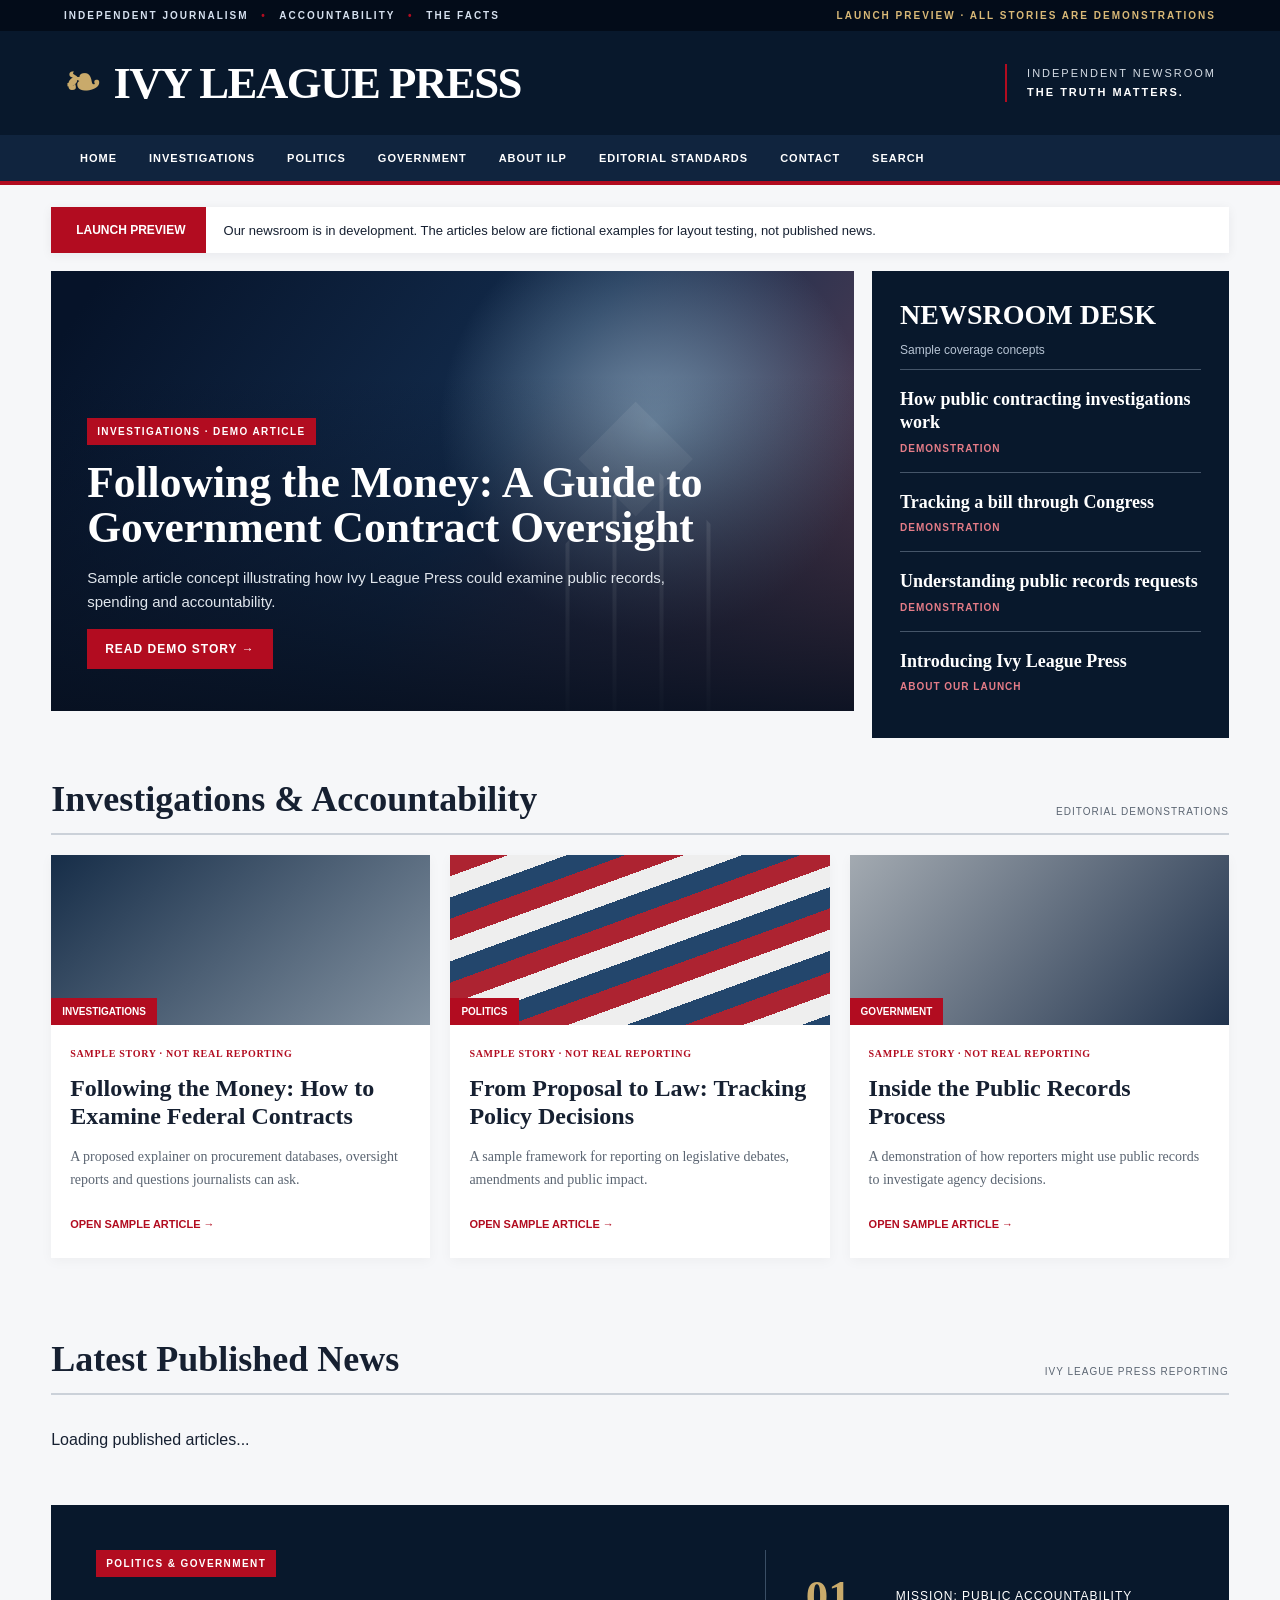
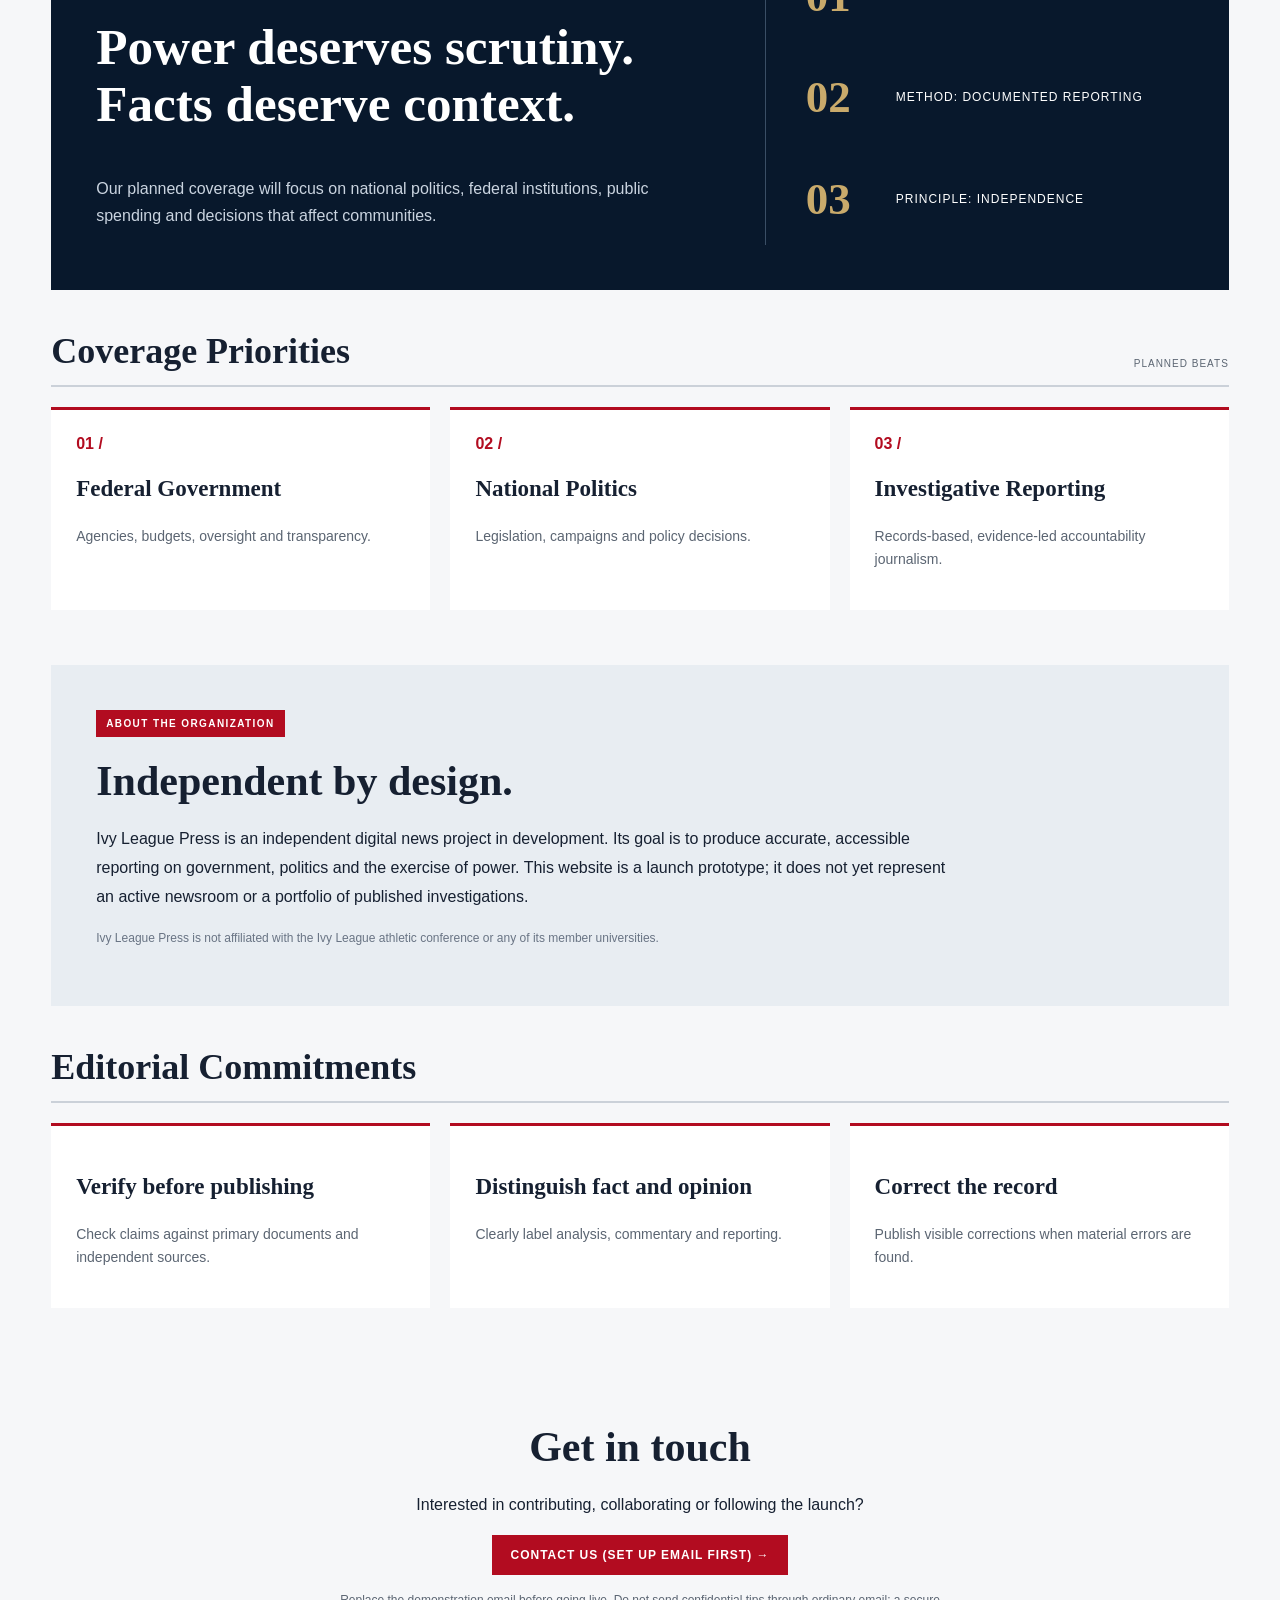
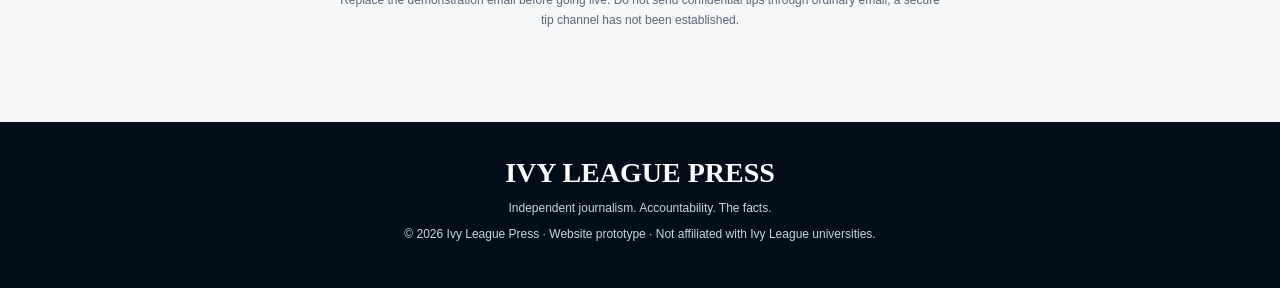
<file: index.html>
<!doctype html><html lang="en"><head><meta charset="utf-8"><meta name="viewport" content="width=device-width,initial-scale=1"><meta name="description" content="Ivy League Press — an independent digital newsroom in development covering politics, government and investigations."><title>Ivy League Press | Independent Journalism</title><link rel="stylesheet" href="styles.css">
<link rel="stylesheet" href="pages.css"></head><body><div class="utility">INDEPENDENT JOURNALISM <span>•</span> ACCOUNTABILITY <span>•</span> THE FACTS <span class="utility-right">LAUNCH PREVIEW · ALL STORIES ARE DEMONSTRATIONS</span></div><header><a class="brand" href="index.html"><span class="crest">❧</span><span>IVY LEAGUE <b>PRESS</b></span></a><div class="brand-right">INDEPENDENT NEWSROOM<br><strong>THE TRUTH MATTERS.</strong></div><button class="menu" id="menu" aria-label="Toggle navigation">☰</button></header><nav id="nav"><a href="index.html">HOME</a><a href="section.html?category=Investigations">INVESTIGATIONS</a><a href="section.html?category=Politics">POLITICS</a><a href="section.html?category=Government">GOVERNMENT</a><a href="about.html">ABOUT ILP</a><a href="standards.html">EDITORIAL STANDARDS</a><a href="contact.html">CONTACT</a><a href="search.html">SEARCH</a></nav><main id="home"><div class="notice"><strong>LAUNCH PREVIEW</strong><span>Our newsroom is in development. The articles below are fictional examples for layout testing, not published news.</span></div><div class="top-grid"><article class="hero"><div class="hero-art"><div class="capitol">◆</div><div class="hero-overlay"><span class="eyebrow">INVESTIGATIONS · DEMO ARTICLE</span><h1>Following the Money: A Guide to Government Contract Oversight</h1><p>Sample article concept illustrating how Ivy League Press could examine public records, spending and accountability.</p><a class="button" href="#article-contracts">READ DEMO STORY →</a></div></div></article><aside class="latest"><h2>NEWSROOM DESK</h2><p class="aside-intro">Sample coverage concepts</p><a href="#article-contracts">How public contracting investigations work <small>DEMONSTRATION</small></a><a href="#article-policy">Tracking a bill through Congress <small>DEMONSTRATION</small></a><a href="#article-records">Understanding public records requests <small>DEMONSTRATION</small></a><a href="#about">Introducing Ivy League Press <small>ABOUT OUR LAUNCH</small></a></aside></div><section id="investigations" class="section"><div class="section-heading"><h2>Investigations & Accountability</h2><span>EDITORIAL DEMONSTRATIONS</span></div><div class="cards"><article class="story" id="article-contracts"><div class="thumb thumb-one"><span>INVESTIGATIONS</span></div><div class="story-body"><div class="demo">SAMPLE STORY · NOT REAL REPORTING</div><h3>Following the Money: How to Examine Federal Contracts</h3><p>A proposed explainer on procurement databases, oversight reports and questions journalists can ask.</p><button class="read" data-story="contracts">OPEN SAMPLE ARTICLE →</button></div></article><article class="story" id="article-policy"><div class="thumb thumb-two"><span>POLITICS</span></div><div class="story-body"><div class="demo">SAMPLE STORY · NOT REAL REPORTING</div><h3>From Proposal to Law: Tracking Policy Decisions</h3><p>A sample framework for reporting on legislative debates, amendments and public impact.</p><button class="read" data-story="policy">OPEN SAMPLE ARTICLE →</button></div></article><article class="story" id="article-records"><div class="thumb thumb-three"><span>GOVERNMENT</span></div><div class="story-body"><div class="demo">SAMPLE STORY · NOT REAL REPORTING</div><h3>Inside the Public Records Process</h3><p>A demonstration of how reporters might use public records to investigate agency decisions.</p><button class="read" data-story="records">OPEN SAMPLE ARTICLE →</button></div></article></div></section><section id="published-news" class="section">
  <div class="section-heading">
    <h2>Latest Published News</h2>
    <span>IVY LEAGUE PRESS REPORTING</span>
  </div>

  <div id="published-articles" class="cards">
    <p>Loading published articles...</p>
  </div>
</section><section id="politics" class="feature"><div><span class="eyebrow">POLITICS & GOVERNMENT</span><h2>Power deserves scrutiny.<br>Facts deserve context.</h2><p>Our planned coverage will focus on national politics, federal institutions, public spending and decisions that affect communities.</p></div><div class="feature-stat"><strong>01</strong><span>MISSION: PUBLIC ACCOUNTABILITY</span><strong>02</strong><span>METHOD: DOCUMENTED REPORTING</span><strong>03</strong><span>PRINCIPLE: INDEPENDENCE</span></div></section><section id="government" class="section"><div class="section-heading"><h2>Coverage Priorities</h2><span>PLANNED BEATS</span></div><div class="beats"><div><b>01 /</b><h3>Federal Government</h3><p>Agencies, budgets, oversight and transparency.</p></div><div><b>02 /</b><h3>National Politics</h3><p>Legislation, campaigns and policy decisions.</p></div><div><b>03 /</b><h3>Investigative Reporting</h3><p>Records-based, evidence-led accountability journalism.</p></div></div></section><section id="about" class="about"><span class="eyebrow">ABOUT THE ORGANIZATION</span><h2>Independent by design.</h2><p>Ivy League Press is an independent digital news project in development. Its goal is to produce accurate, accessible reporting on government, politics and the exercise of power. This website is a launch prototype; it does not yet represent an active newsroom or a portfolio of published investigations.</p><p class="disclaimer">Ivy League Press is not affiliated with the Ivy League athletic conference or any of its member universities.</p></section><section id="standards" class="section"><div class="section-heading"><h2>Editorial Commitments</h2></div><div class="beats"><div><h3>Verify before publishing</h3><p>Check claims against primary documents and independent sources.</p></div><div><h3>Distinguish fact and opinion</h3><p>Clearly label analysis, commentary and reporting.</p></div><div><h3>Correct the record</h3><p>Publish visible corrections when material errors are found.</p></div></div></section><section id="contact" class="contact"><h2>Get in touch</h2><p>Interested in contributing, collaborating or following the launch?</p><a href="mailto:hello@example.com?subject=Ivy%20League%20Press%20Inquiry" class="button">CONTACT US (SET UP EMAIL FIRST) →</a><p class="small">Replace the demonstration email before going live. Do not send confidential tips through ordinary email; a secure tip channel has not been established.</p></section></main><footer><div class="footer-brand">IVY LEAGUE PRESS</div><p>Independent journalism. Accountability. The facts.</p><p>© <span id="year"></span> Ivy League Press · Website prototype · Not affiliated with Ivy League universities.</p></footer><dialog id="storyDialog"><button class="close" id="closeDialog" aria-label="Close">×</button><span class="eyebrow">DEMONSTRATION ARTICLE — NOT PUBLISHED NEWS</span><h2 id="dialogTitle"></h2><p id="dialogText"></p><p class="disclaimer">This content is a hypothetical reporting outline only. It does not allege misconduct by any real person or organization.</p></dialog><script src="script.js"></script>
<script src="pages.js"></script>
<script src="navigation.js"></script> <script type="module" src="published-news.js"></script>
</body></html>
</file>
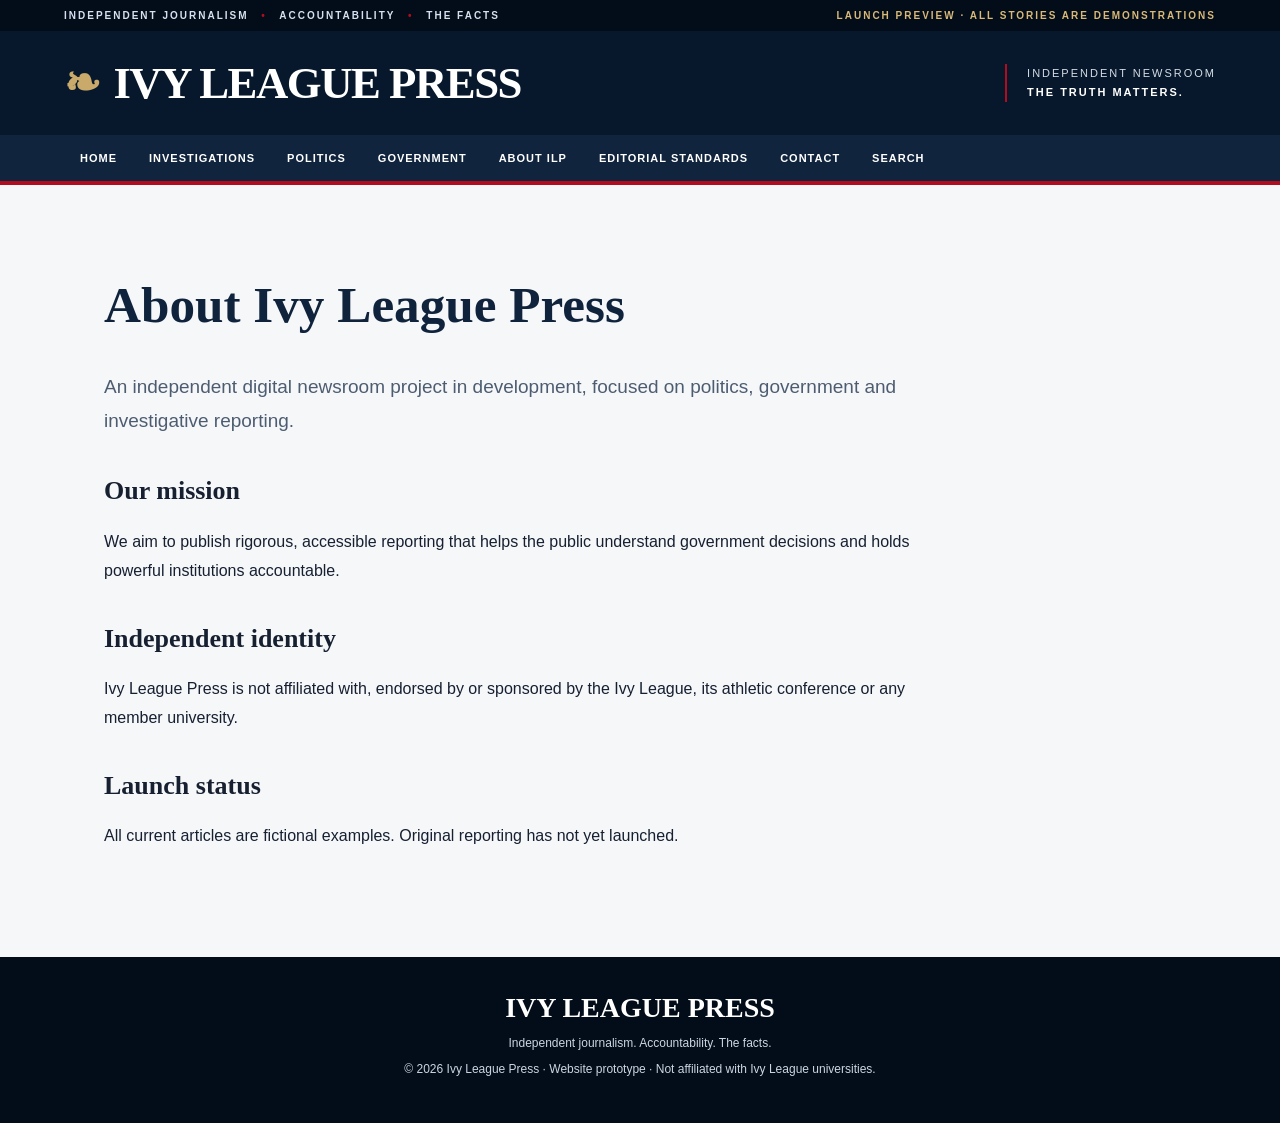
<file: about.html>
<!doctype html><html lang="en"><head><meta charset="utf-8"><meta name="viewport" content="width=device-width,initial-scale=1"><title>About | Ivy League Press</title><link rel="stylesheet" href="styles.css"><link rel="stylesheet" href="pages.css"></head><body><div class="utility">INDEPENDENT JOURNALISM <span>•</span> ACCOUNTABILITY <span>•</span> THE FACTS <span class="utility-right">LAUNCH PREVIEW · ALL STORIES ARE DEMONSTRATIONS</span></div><header><a class="brand" href="index.html"><span class="crest">❧</span><span>IVY LEAGUE <b>PRESS</b></span></a><div class="brand-right">INDEPENDENT NEWSROOM<br><strong>THE TRUTH MATTERS.</strong></div><button class="menu" id="menu" aria-label="Toggle navigation">☰</button></header><nav id="nav"><a href="index.html">HOME</a><a href="section.html?category=Investigations">INVESTIGATIONS</a><a href="section.html?category=Politics">POLITICS</a><a href="section.html?category=Government">GOVERNMENT</a><a href="about.html">ABOUT ILP</a><a href="standards.html">EDITORIAL STANDARDS</a><a href="contact.html">CONTACT</a><a href="search.html">SEARCH</a></nav><main class="interior"><h1>About Ivy League Press</h1><p class="lead">An independent digital newsroom project in development, focused on politics, government and investigative reporting.</p><h2>Our mission</h2><p>We aim to publish rigorous, accessible reporting that helps the public understand government decisions and holds powerful institutions accountable.</p><h2>Independent identity</h2><p>Ivy League Press is not affiliated with, endorsed by or sponsored by the Ivy League, its athletic conference or any member university.</p><h2>Launch status</h2><p>All current articles are fictional examples. Original reporting has not yet launched.</p></main><footer><div class="footer-brand">IVY LEAGUE PRESS</div><p>Independent journalism. Accountability. The facts.</p><p>© <span id="year"></span> Ivy League Press · Website prototype · Not affiliated with Ivy League universities.</p></footer><script src="script.js"></script><script src="pages.js"></script></body></html>
</file>
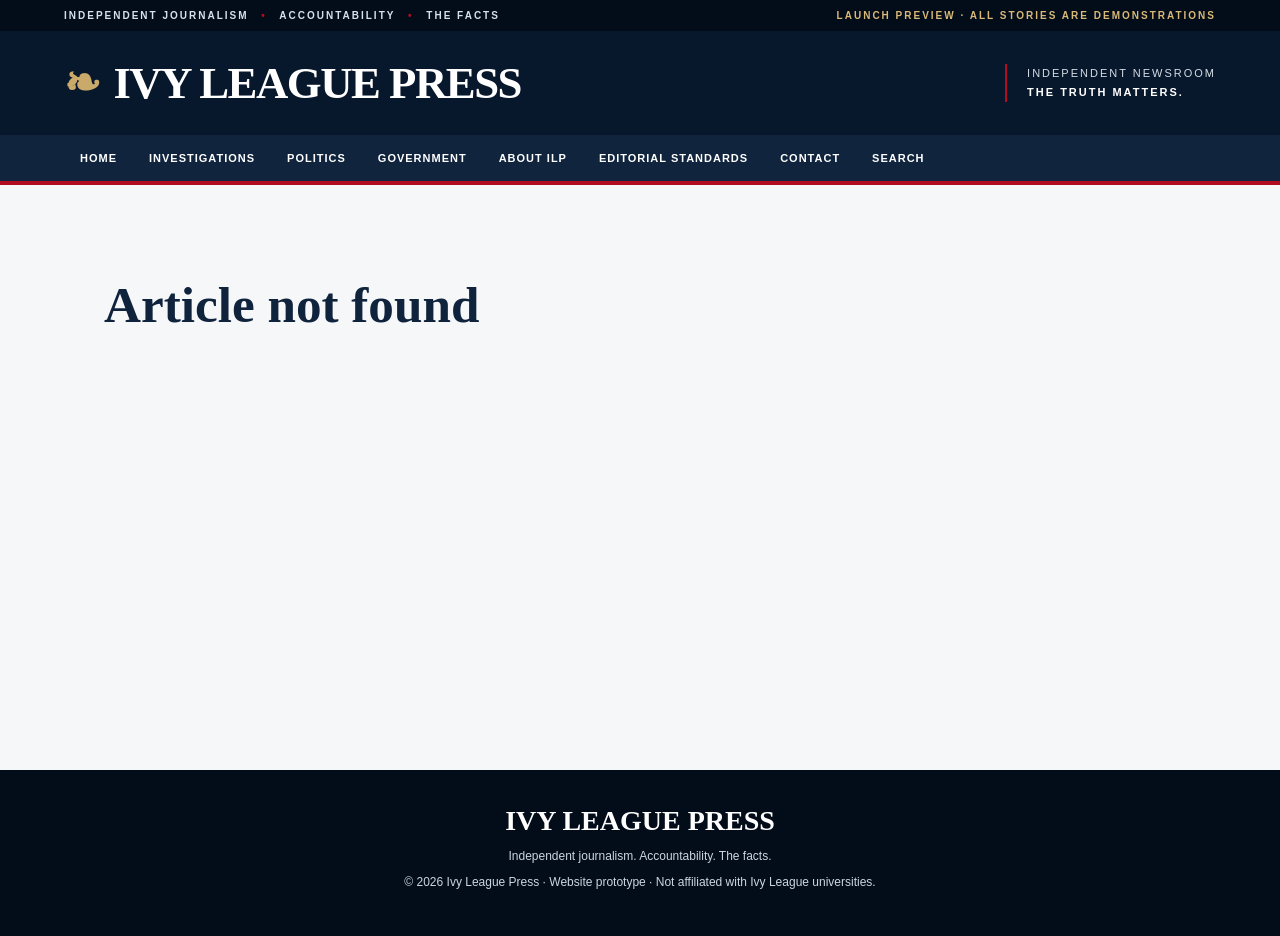
<file: article.html>
<!doctype html><html lang="en"><head><meta charset="utf-8"><meta name="viewport" content="width=device-width,initial-scale=1"><title>Article | Ivy League Press</title><link rel="stylesheet" href="styles.css"><link rel="stylesheet" href="pages.css"></head><body><div class="utility">INDEPENDENT JOURNALISM <span>•</span> ACCOUNTABILITY <span>•</span> THE FACTS <span class="utility-right">LAUNCH PREVIEW · ALL STORIES ARE DEMONSTRATIONS</span></div><header><a class="brand" href="index.html"><span class="crest">❧</span><span>IVY LEAGUE <b>PRESS</b></span></a><div class="brand-right">INDEPENDENT NEWSROOM<br><strong>THE TRUTH MATTERS.</strong></div><button class="menu" id="menu" aria-label="Toggle navigation">☰</button></header><nav id="nav"><a href="index.html">HOME</a><a href="section.html?category=Investigations">INVESTIGATIONS</a><a href="section.html?category=Politics">POLITICS</a><a href="section.html?category=Government">GOVERNMENT</a><a href="about.html">ABOUT ILP</a><a href="standards.html">EDITORIAL STANDARDS</a><a href="contact.html">CONTACT</a><a href="search.html">SEARCH</a></nav><main class="interior"><div id="article-content"><h1>Loading article…</h1></div></main><footer><div class="footer-brand">IVY LEAGUE PRESS</div><p>Independent journalism. Accountability. The facts.</p><p>© <span id="year"></span> Ivy League Press · Website prototype · Not affiliated with Ivy League universities.</p></footer><script src="script.js"></script><script src="pages.js"></script></body></html>
</file>
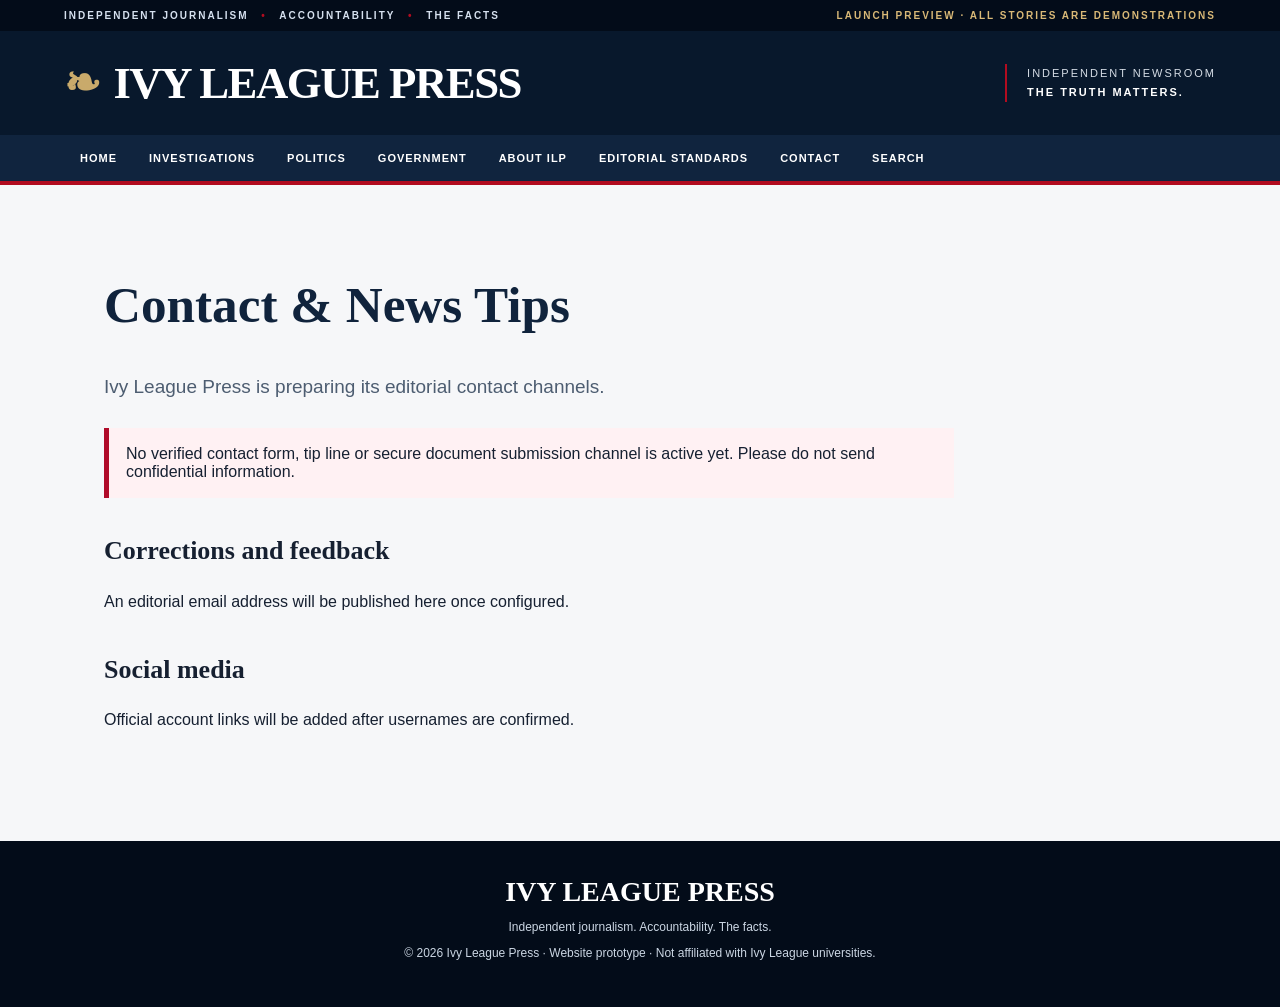
<file: contact.html>
<!doctype html><html lang="en"><head><meta charset="utf-8"><meta name="viewport" content="width=device-width,initial-scale=1"><title>Contact | Ivy League Press</title><link rel="stylesheet" href="styles.css"><link rel="stylesheet" href="pages.css"></head><body><div class="utility">INDEPENDENT JOURNALISM <span>•</span> ACCOUNTABILITY <span>•</span> THE FACTS <span class="utility-right">LAUNCH PREVIEW · ALL STORIES ARE DEMONSTRATIONS</span></div><header><a class="brand" href="index.html"><span class="crest">❧</span><span>IVY LEAGUE <b>PRESS</b></span></a><div class="brand-right">INDEPENDENT NEWSROOM<br><strong>THE TRUTH MATTERS.</strong></div><button class="menu" id="menu" aria-label="Toggle navigation">☰</button></header><nav id="nav"><a href="index.html">HOME</a><a href="section.html?category=Investigations">INVESTIGATIONS</a><a href="section.html?category=Politics">POLITICS</a><a href="section.html?category=Government">GOVERNMENT</a><a href="about.html">ABOUT ILP</a><a href="standards.html">EDITORIAL STANDARDS</a><a href="contact.html">CONTACT</a><a href="search.html">SEARCH</a></nav><main class="interior"><h1>Contact & News Tips</h1><p class="lead">Ivy League Press is preparing its editorial contact channels.</p><div class="alert">No verified contact form, tip line or secure document submission channel is active yet. Please do not send confidential information.</div><h2>Corrections and feedback</h2><p>An editorial email address will be published here once configured.</p><h2>Social media</h2><p>Official account links will be added after usernames are confirmed.</p></main><footer><div class="footer-brand">IVY LEAGUE PRESS</div><p>Independent journalism. Accountability. The facts.</p><p>© <span id="year"></span> Ivy League Press · Website prototype · Not affiliated with Ivy League universities.</p></footer><script src="script.js"></script><script src="pages.js"></script></body></html>
</file>
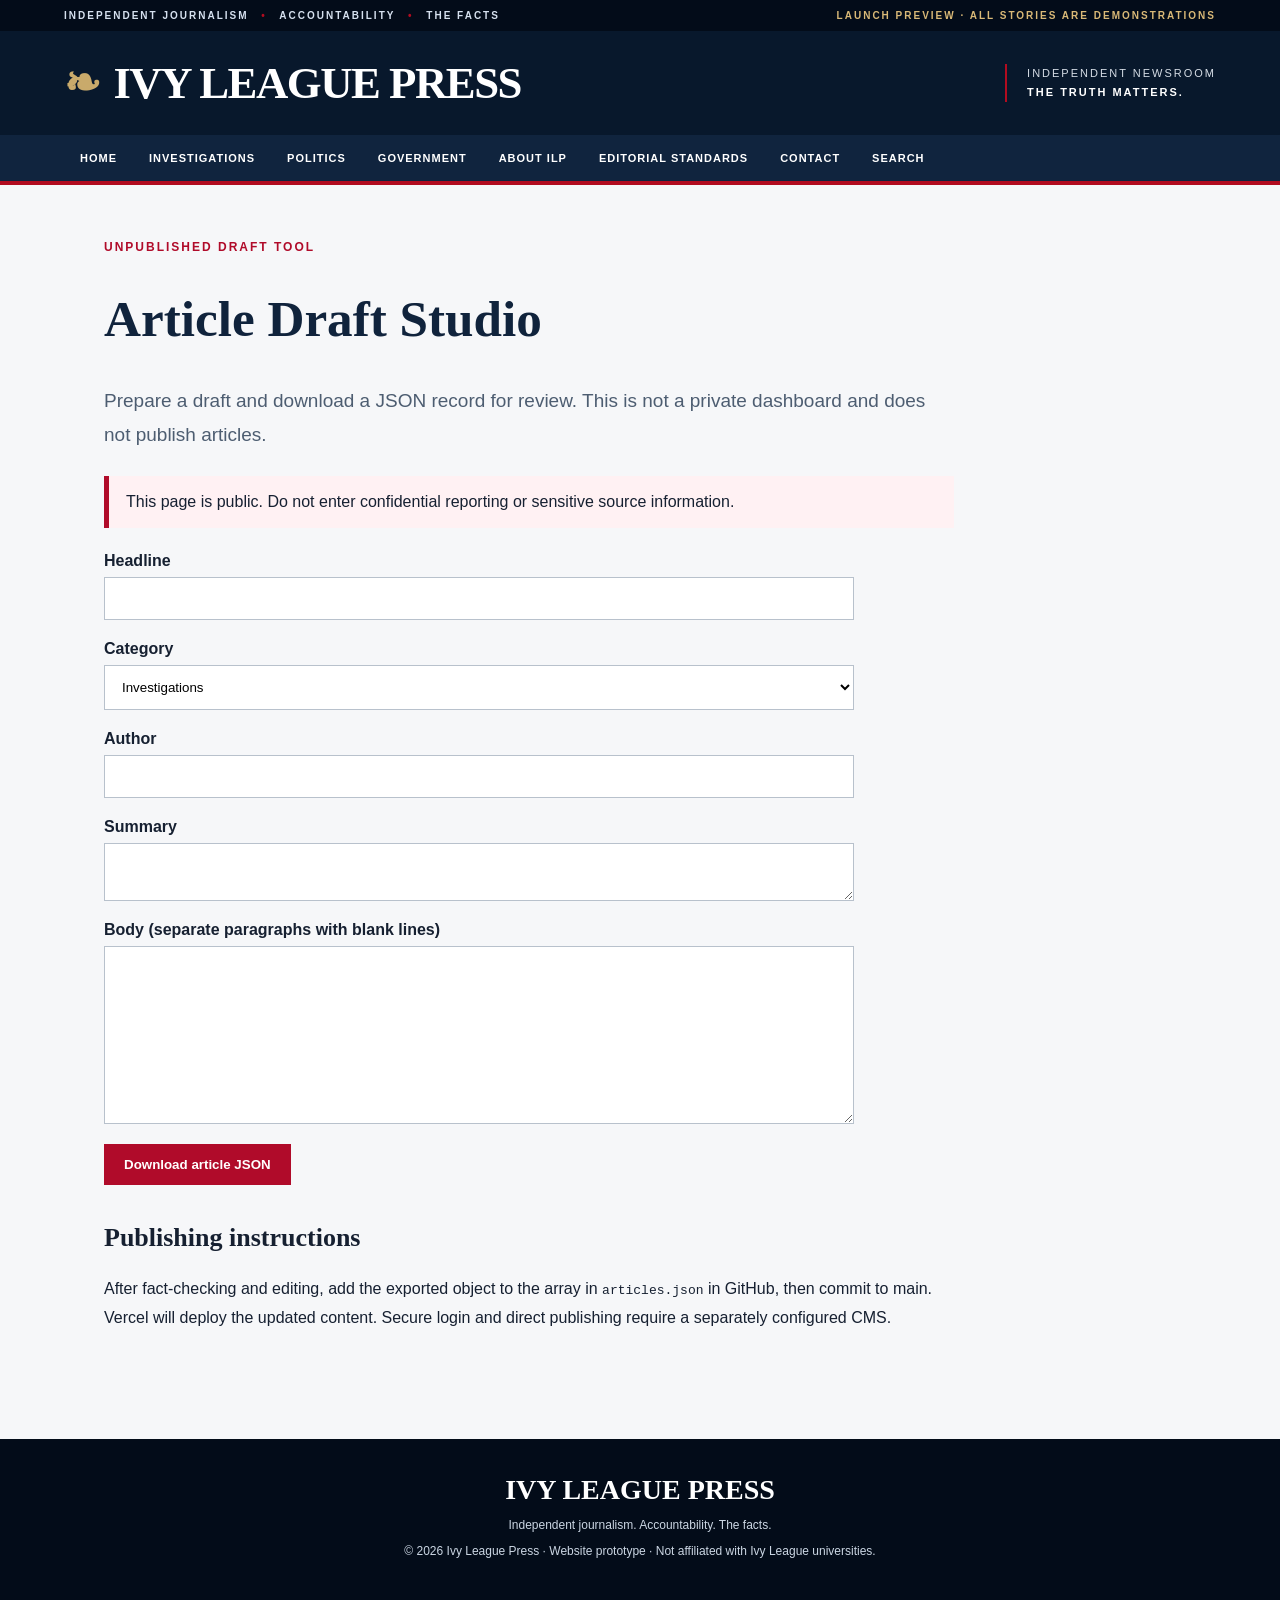
<file: editor.html>
<!doctype html><html lang="en"><head><meta charset="utf-8"><meta name="viewport" content="width=device-width,initial-scale=1"><title>Draft Studio | Ivy League Press</title><link rel="stylesheet" href="styles.css"><link rel="stylesheet" href="pages.css"></head><body><div class="utility">INDEPENDENT JOURNALISM <span>•</span> ACCOUNTABILITY <span>•</span> THE FACTS <span class="utility-right">LAUNCH PREVIEW · ALL STORIES ARE DEMONSTRATIONS</span></div><header><a class="brand" href="index.html"><span class="crest">❧</span><span>IVY LEAGUE <b>PRESS</b></span></a><div class="brand-right">INDEPENDENT NEWSROOM<br><strong>THE TRUTH MATTERS.</strong></div><button class="menu" id="menu" aria-label="Toggle navigation">☰</button></header><nav id="nav"><a href="index.html">HOME</a><a href="section.html?category=Investigations">INVESTIGATIONS</a><a href="section.html?category=Politics">POLITICS</a><a href="section.html?category=Government">GOVERNMENT</a><a href="about.html">ABOUT ILP</a><a href="standards.html">EDITORIAL STANDARDS</a><a href="contact.html">CONTACT</a><a href="search.html">SEARCH</a></nav><main class="interior"><div class="label">UNPUBLISHED DRAFT TOOL</div><h1>Article Draft Studio</h1><p class="lead">Prepare a draft and download a JSON record for review. This is not a private dashboard and does not publish articles.</p><div class="alert">This page is public. Do not enter confidential reporting or sensitive source information.</div><form id="draft-form"><label>Headline<input name="title" required></label><label>Category<select name="category"><option>Investigations</option><option>Politics</option><option>Government</option></select></label><label>Author<input name="author" required></label><label>Summary<textarea name="excerpt" required></textarea></label><label>Body (separate paragraphs with blank lines)<textarea name="body" rows="10" required></textarea></label><button type="submit">Download article JSON</button></form><h2>Publishing instructions</h2><p>After fact-checking and editing, add the exported object to the array in <code>articles.json</code> in GitHub, then commit to main. Vercel will deploy the updated content. Secure login and direct publishing require a separately configured CMS.</p></main><footer><div class="footer-brand">IVY LEAGUE PRESS</div><p>Independent journalism. Accountability. The facts.</p><p>© <span id="year"></span> Ivy League Press · Website prototype · Not affiliated with Ivy League universities.</p></footer><script src="script.js"></script><script src="pages.js"></script></body></html>
</file>
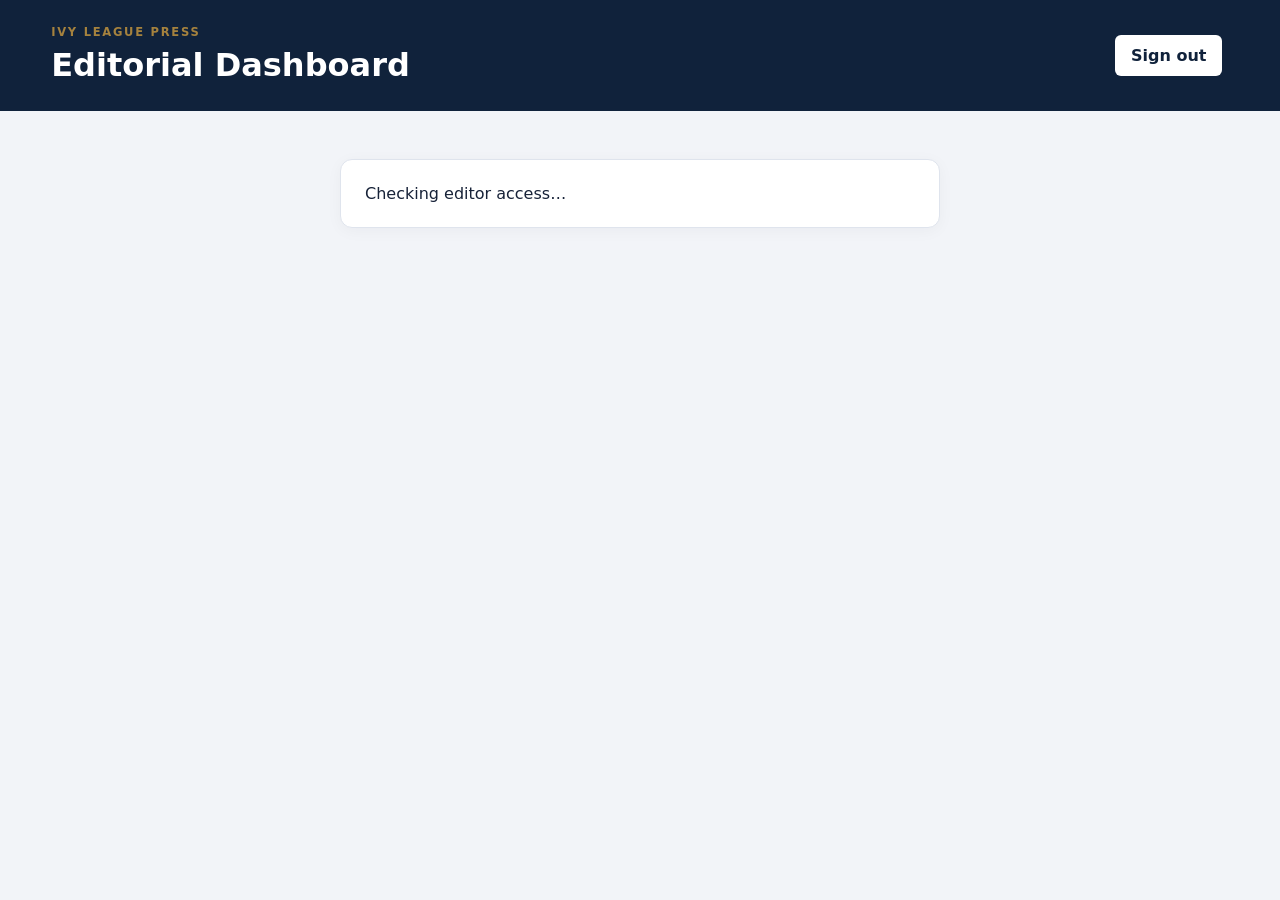
<file: newsroom-dashboard.html>
<!doctype html><html lang="en"><head><meta charset="utf-8"><meta name="viewport" content="width=device-width,initial-scale=1"><title>Editorial Dashboard | Ivy League Press</title><link rel="stylesheet" href="newsroom.css"></head><body><header class="topbar"><div><span class="eyebrow">IVY LEAGUE PRESS</span><h1>Editorial Dashboard</h1></div><button id="sign-out" class="secondary">Sign out</button></header><main class="dashboard" id="dashboard" hidden><p id="message" role="status" aria-live="polite"></p><div class="columns"><section class="panel"><h2>Article queue</h2><button id="new-article" class="secondary">+ New draft</button><div id="article-list" class="article-list"></div></section><section class="panel">
<h2 id="editor-title">Draft editor</h2>

<div class="ai-import">
  <h3>Import AI Article</h3>
  <p class="fineprint">
    Paste your completed ChatGPT editorial package below.
    Review all information before saving.
  </p>

  <textarea
    id="ai-import-text"
    rows="8"
    placeholder="Paste the complete ChatGPT article here..."
  ></textarea>

  <button
    type="button"
    id="ai-import-button"
    class="secondary"
  >
    Fill article fields
  </button>

  <p id="ai-import-status" role="status"></p>
</div>

<form id="article-form">
<input id="article-id" type="hidden"><label>Headline<input id="title" required maxlength="250"></label><label>URL slug<input id="slug" required pattern="[a-z0-9]+(?:-[a-z0-9]+)*" title="Lowercase letters, numbers, and hyphens"></label><label>Category<select id="category"><option>Investigations</option><option>Politics</option><option>Government</option><option>World News</option></select></label><label>Summary<textarea id="excerpt" rows="3"></textarea></label><label>Article body<textarea id="body" rows="12" required></textarea></label><label>Byline<input id="author" value="Ivy League Press"></label><div class="actions"><button type="submit">Save draft</button><button type="button" id="approve" class="secondary">Approve</button><button type="button" id="publish" class="danger">Publish approved</button></div></form><p class="fineprint">Verify all claims and source links before approval. Publishing makes an article publicly readable through Supabase; the public website will be connected in the next phase.</p><h3>Sources</h3><p class="fineprint">Source URLs are stored with each article. Save the article before adding sources.</p><form id="source-form"><label>Source name<input id="source-name" required></label><label>Source URL<input id="source-url" type="url" required></label><button type="submit" class="secondary">Add source</button></form><ul id="source-list"></ul></section></div></main><section class="panel gate" id="loading">Checking editor access…</section><script type="module" src="newsroom.js"></script></body></html>
</file>
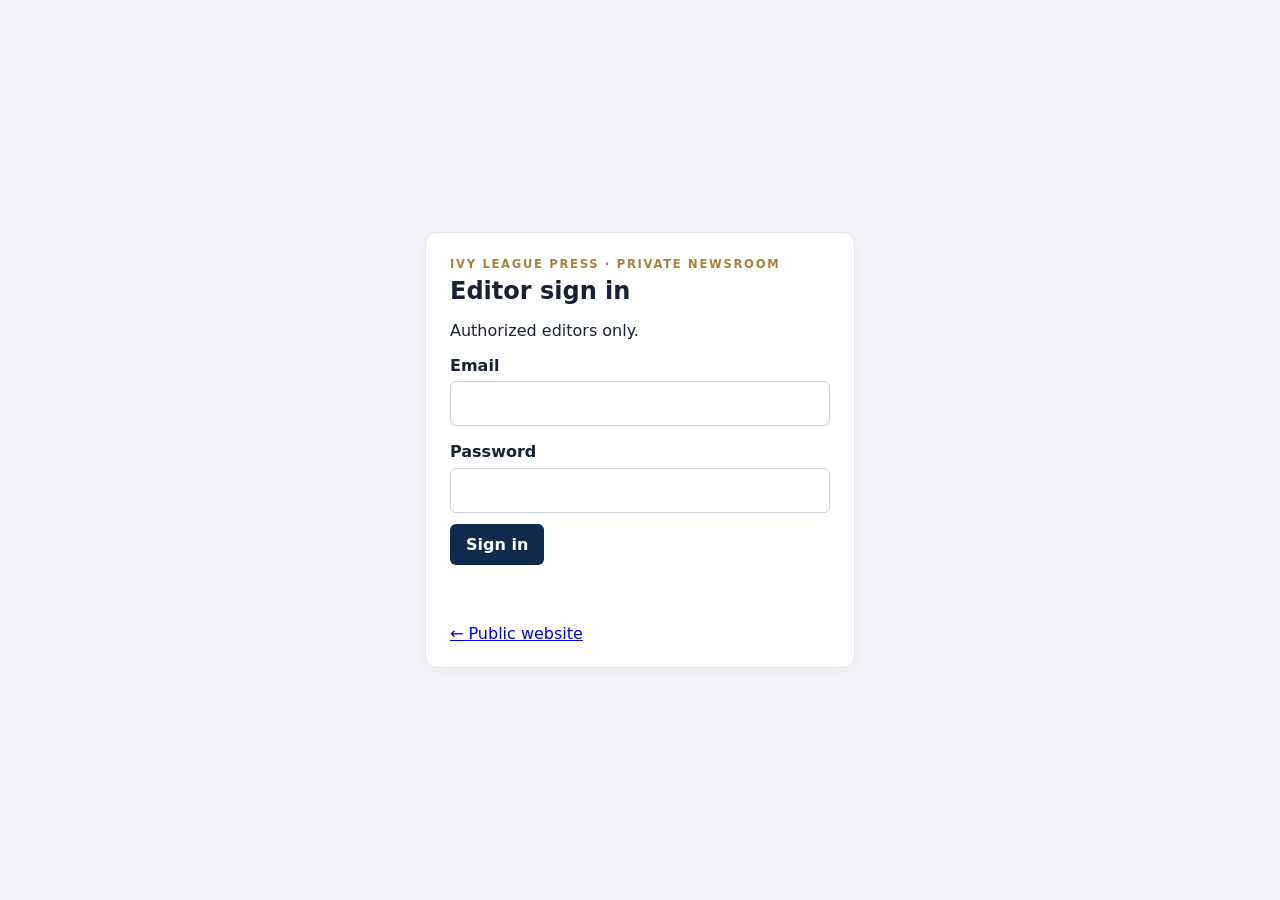
<file: newsroom-login.html>
<!doctype html><html lang="en"><head><meta charset="utf-8"><meta name="viewport" content="width=device-width,initial-scale=1"><title>Editor Sign In | Ivy League Press</title><link rel="stylesheet" href="newsroom.css"></head><body><main class="auth-shell"><section class="panel"><div class="eyebrow">IVY LEAGUE PRESS · PRIVATE NEWSROOM</div><h1>Editor sign in</h1><p>Authorized editors only.</p><form id="login-form"><label>Email<input id="email" type="email" autocomplete="username" required></label><label>Password<input id="password" type="password" autocomplete="current-password" required></label><button type="submit">Sign in</button></form><p id="message" role="status" aria-live="polite"></p><a href="index.html">← Public website</a></section></main><script type="module" src="newsroom.js"></script></body></html>
</file>
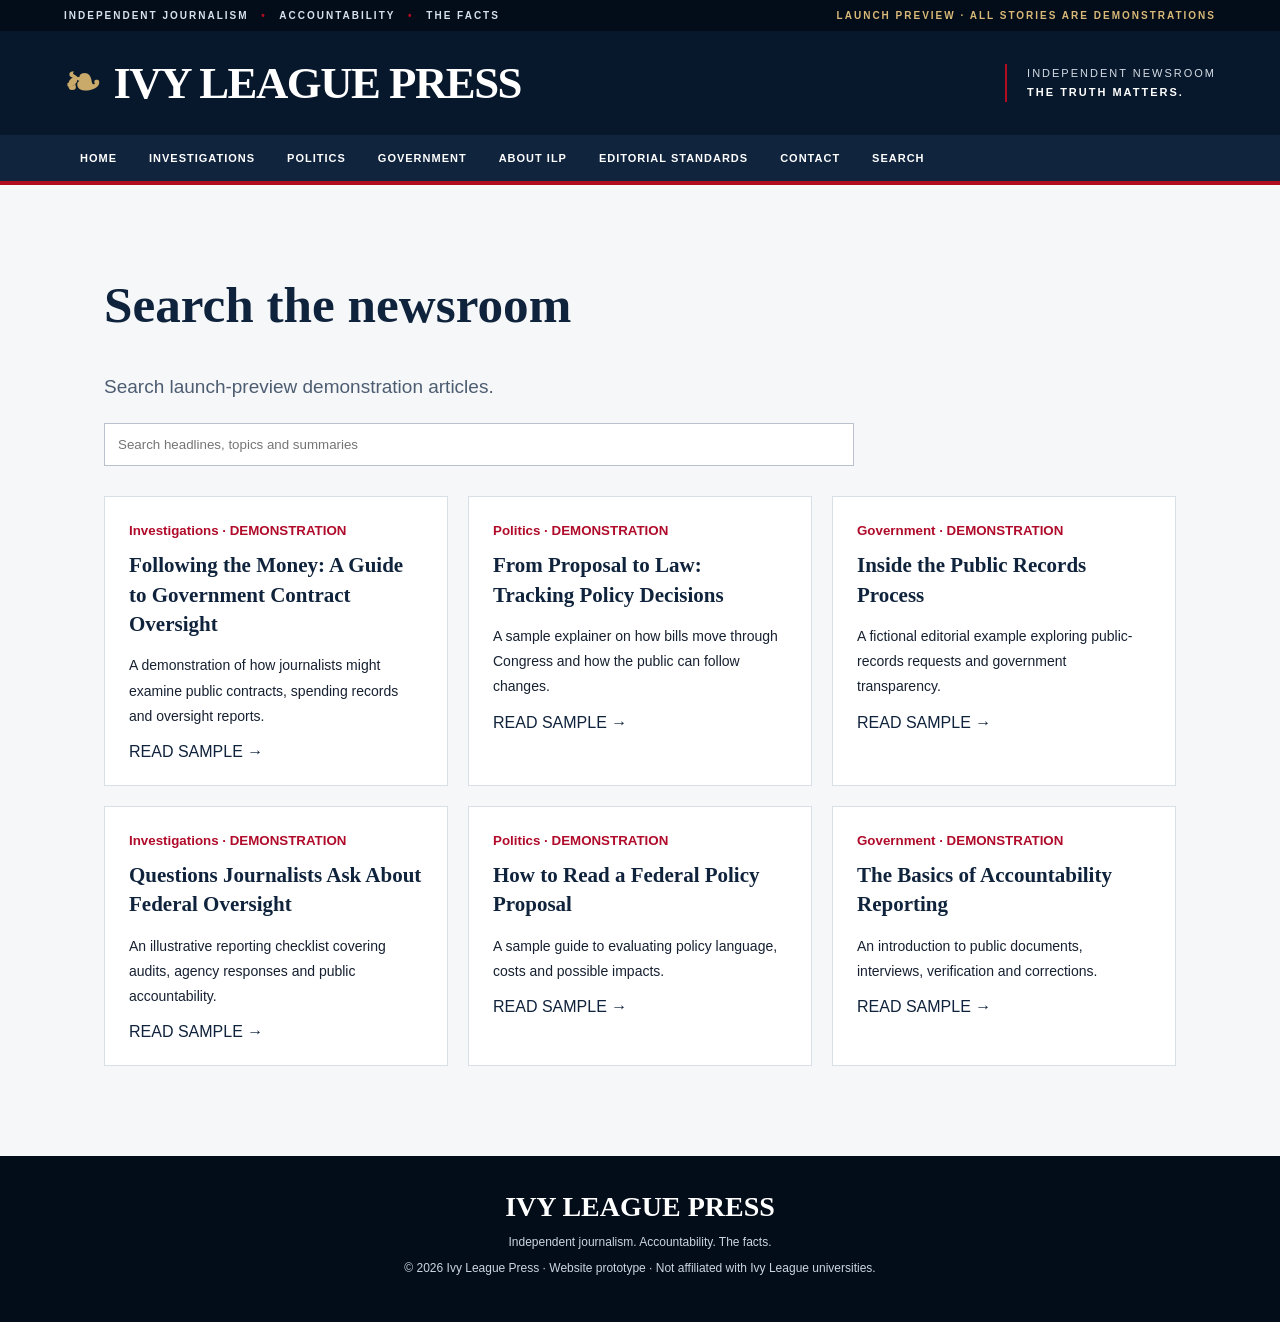
<file: search.html>
<!doctype html><html lang="en"><head><meta charset="utf-8"><meta name="viewport" content="width=device-width,initial-scale=1"><title>Search | Ivy League Press</title><link rel="stylesheet" href="styles.css"><link rel="stylesheet" href="pages.css"></head><body><div class="utility">INDEPENDENT JOURNALISM <span>•</span> ACCOUNTABILITY <span>•</span> THE FACTS <span class="utility-right">LAUNCH PREVIEW · ALL STORIES ARE DEMONSTRATIONS</span></div><header><a class="brand" href="index.html"><span class="crest">❧</span><span>IVY LEAGUE <b>PRESS</b></span></a><div class="brand-right">INDEPENDENT NEWSROOM<br><strong>THE TRUTH MATTERS.</strong></div><button class="menu" id="menu" aria-label="Toggle navigation">☰</button></header><nav id="nav"><a href="index.html">HOME</a><a href="section.html?category=Investigations">INVESTIGATIONS</a><a href="section.html?category=Politics">POLITICS</a><a href="section.html?category=Government">GOVERNMENT</a><a href="about.html">ABOUT ILP</a><a href="standards.html">EDITORIAL STANDARDS</a><a href="contact.html">CONTACT</a><a href="search.html">SEARCH</a></nav><main class="interior"><h1>Search the newsroom</h1><p class="lead">Search launch-preview demonstration articles.</p><input id="query" type="search" placeholder="Search headlines, topics and summaries" aria-label="Search articles"><div class="article-grid" id="search-results"></div></main><footer><div class="footer-brand">IVY LEAGUE PRESS</div><p>Independent journalism. Accountability. The facts.</p><p>© <span id="year"></span> Ivy League Press · Website prototype · Not affiliated with Ivy League universities.</p></footer><script src="script.js"></script>
<script src="pages.js"></script>
<script src="navigation.js"></script>
</body>
</html>
</file>
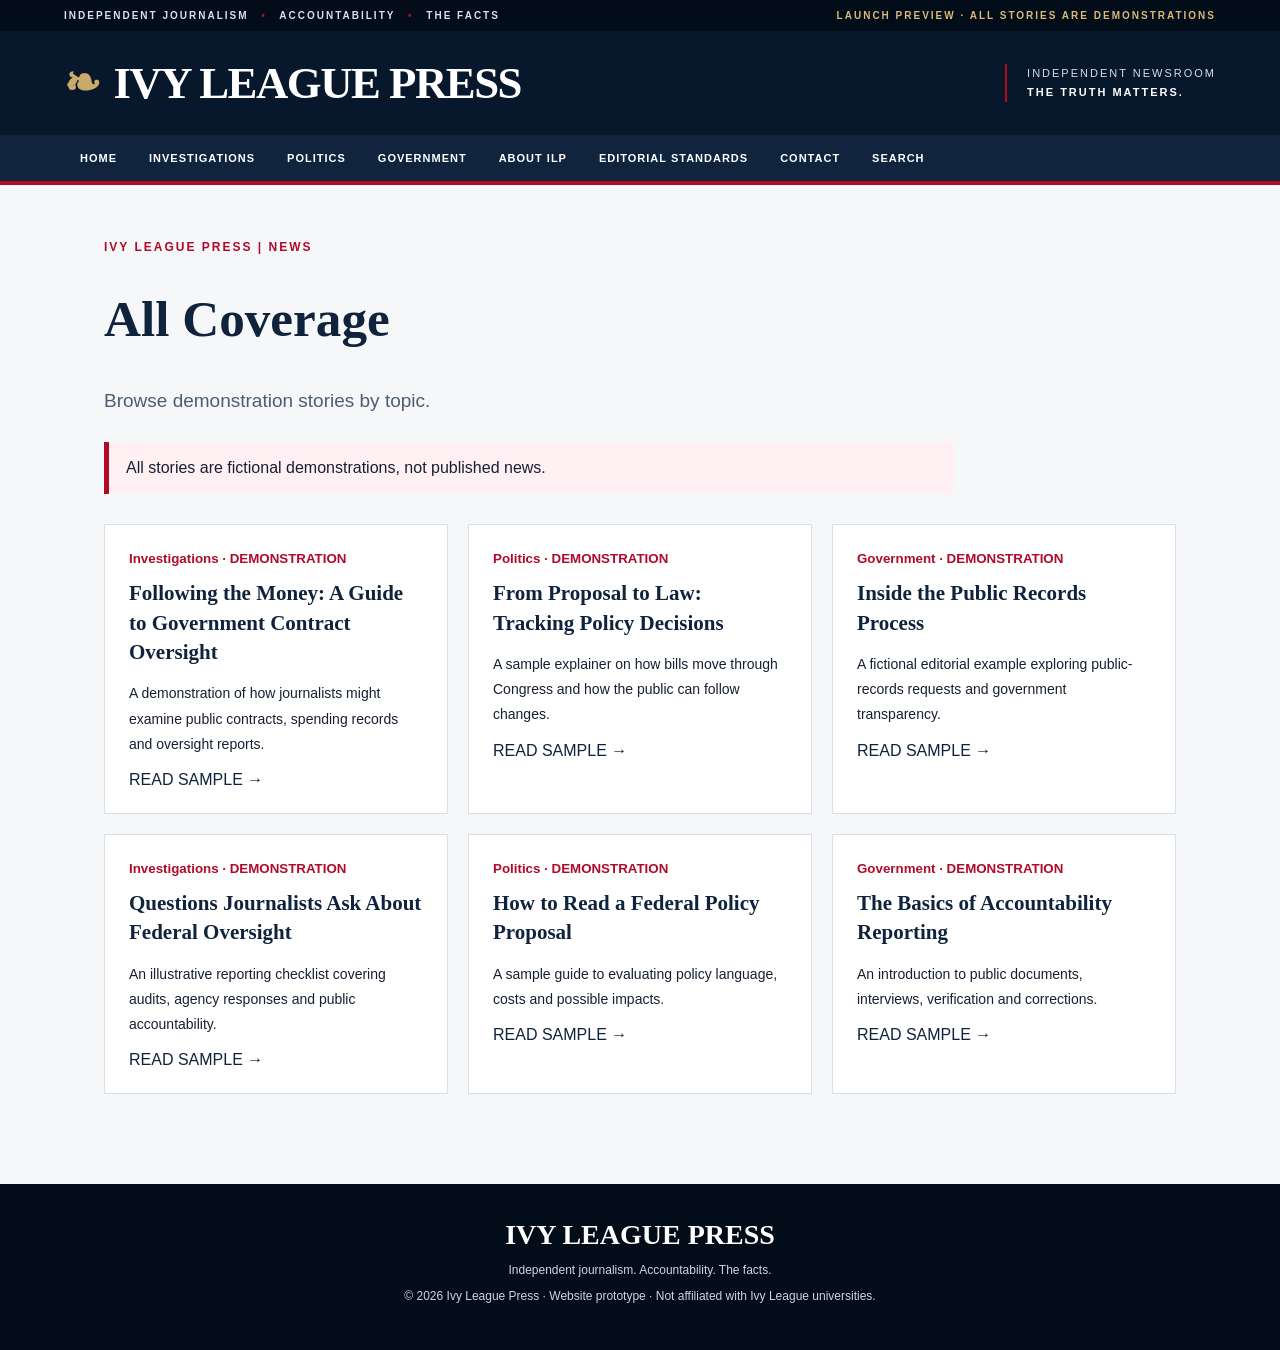
<file: section.html>
<!doctype html><html lang="en"><head><meta charset="utf-8"><meta name="viewport" content="width=device-width,initial-scale=1"><title>Coverage | Ivy League Press</title><link rel="stylesheet" href="styles.css"><link rel="stylesheet" href="pages.css"></head><body><div class="utility">INDEPENDENT JOURNALISM <span>•</span> ACCOUNTABILITY <span>•</span> THE FACTS <span class="utility-right">LAUNCH PREVIEW · ALL STORIES ARE DEMONSTRATIONS</span></div><header><a class="brand" href="index.html"><span class="crest">❧</span><span>IVY LEAGUE <b>PRESS</b></span></a><div class="brand-right">INDEPENDENT NEWSROOM<br><strong>THE TRUTH MATTERS.</strong></div><button class="menu" id="menu" aria-label="Toggle navigation">☰</button></header><nav id="nav"><a href="index.html">HOME</a><a href="section.html?category=Investigations">INVESTIGATIONS</a><a href="section.html?category=Politics">POLITICS</a><a href="section.html?category=Government">GOVERNMENT</a><a href="about.html">ABOUT ILP</a><a href="standards.html">EDITORIAL STANDARDS</a><a href="contact.html">CONTACT</a><a href="search.html">SEARCH</a></nav><main class="interior"><div class="label">IVY LEAGUE PRESS | NEWS</div><h1 id="section-title"></h1>
<script>
  const params = new URLSearchParams(window.location.search);
  const category = params.get("category");
  const categories = ["Investigations", "Politics", "Government"];
  const heading = categories.includes(category) ? category : "All Coverage";

  document.getElementById("section-title").textContent = heading;
  document.title = heading + " | Ivy League Press";
</script><p class="lead">Browse demonstration stories by topic.</p><div class="alert">All stories are fictional demonstrations, not published news.</div><div class="article-grid" id="section-results"></div></main><footer><div class="footer-brand">IVY LEAGUE PRESS</div><p>Independent journalism. Accountability. The facts.</p><p>© <span id="year"></span> Ivy League Press · Website prototype · Not affiliated with Ivy League universities.</p></footer><script src="script.js"></script><script src="pages.js"></script></body></html>
</file>
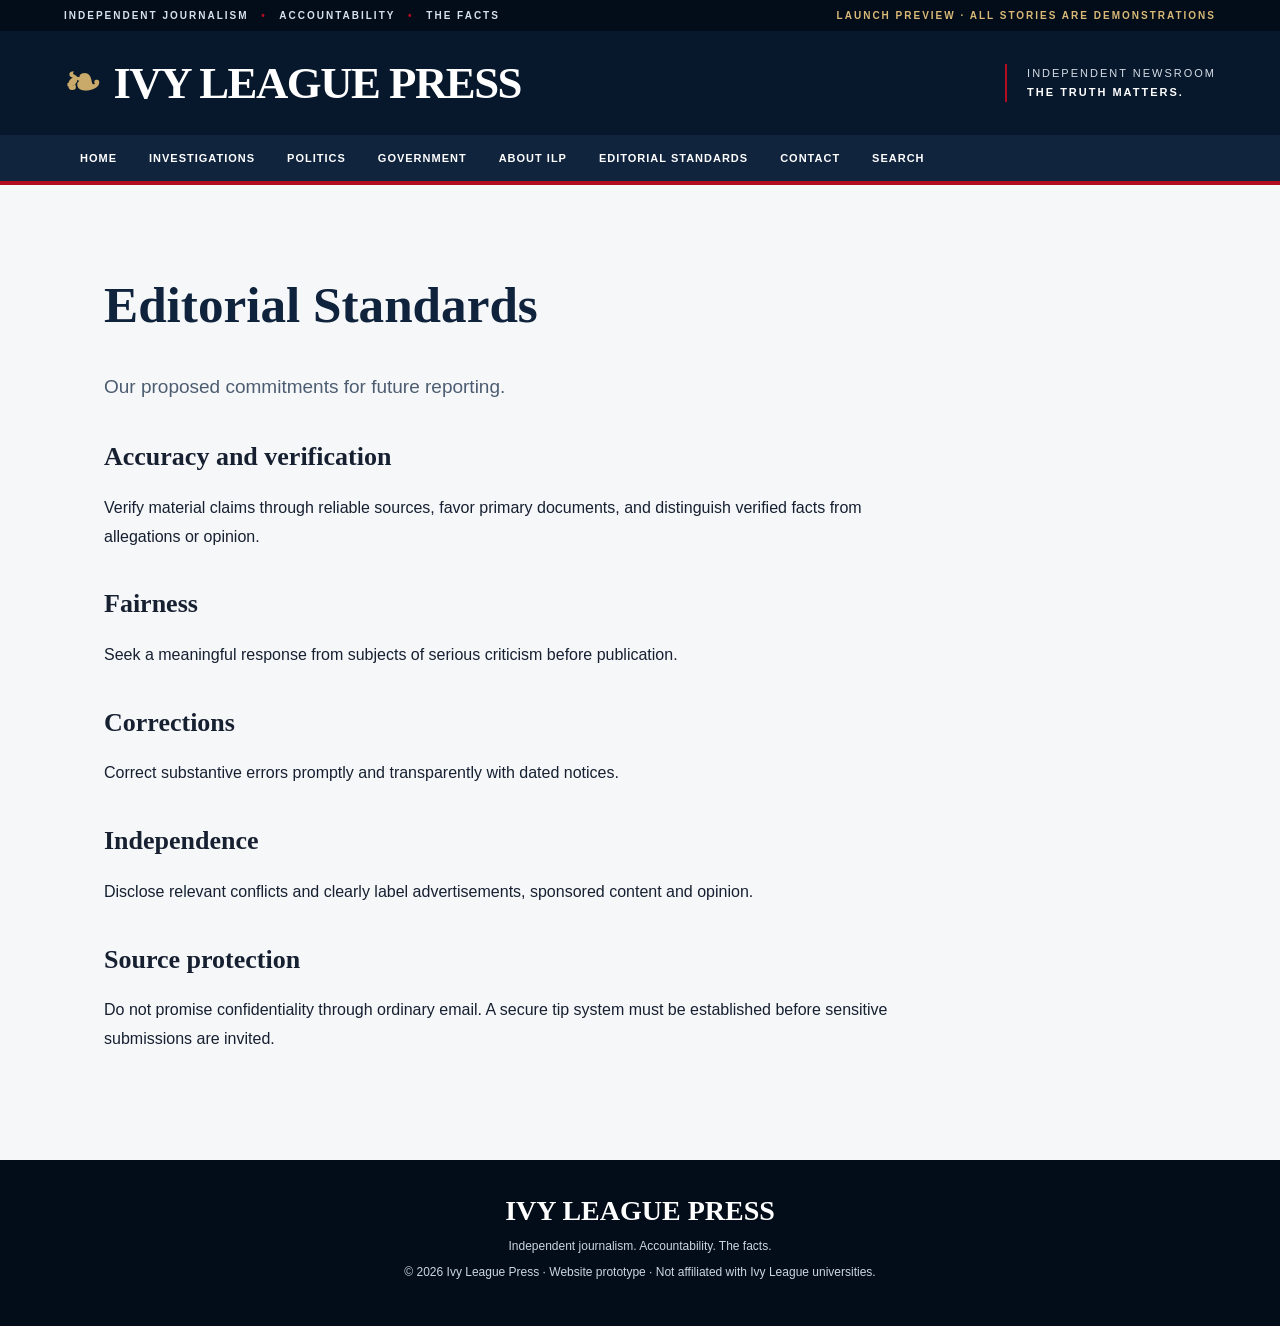
<file: standards.html>
<!doctype html><html lang="en"><head><meta charset="utf-8"><meta name="viewport" content="width=device-width,initial-scale=1"><title>Editorial Standards | Ivy League Press</title><link rel="stylesheet" href="styles.css"><link rel="stylesheet" href="pages.css"></head><body><div class="utility">INDEPENDENT JOURNALISM <span>•</span> ACCOUNTABILITY <span>•</span> THE FACTS <span class="utility-right">LAUNCH PREVIEW · ALL STORIES ARE DEMONSTRATIONS</span></div><header><a class="brand" href="index.html"><span class="crest">❧</span><span>IVY LEAGUE <b>PRESS</b></span></a><div class="brand-right">INDEPENDENT NEWSROOM<br><strong>THE TRUTH MATTERS.</strong></div><button class="menu" id="menu" aria-label="Toggle navigation">☰</button></header><nav id="nav"><a href="index.html">HOME</a><a href="section.html?category=Investigations">INVESTIGATIONS</a><a href="section.html?category=Politics">POLITICS</a><a href="section.html?category=Government">GOVERNMENT</a><a href="about.html">ABOUT ILP</a><a href="standards.html">EDITORIAL STANDARDS</a><a href="contact.html">CONTACT</a><a href="search.html">SEARCH</a></nav><main class="interior"><h1>Editorial Standards</h1><p class="lead">Our proposed commitments for future reporting.</p><h2>Accuracy and verification</h2><p>Verify material claims through reliable sources, favor primary documents, and distinguish verified facts from allegations or opinion.</p><h2>Fairness</h2><p>Seek a meaningful response from subjects of serious criticism before publication.</p><h2>Corrections</h2><p>Correct substantive errors promptly and transparently with dated notices.</p><h2>Independence</h2><p>Disclose relevant conflicts and clearly label advertisements, sponsored content and opinion.</p><h2>Source protection</h2><p>Do not promise confidentiality through ordinary email. A secure tip system must be established before sensitive submissions are invited.</p></main><footer><div class="footer-brand">IVY LEAGUE PRESS</div><p>Independent journalism. Accountability. The facts.</p><p>© <span id="year"></span> Ivy League Press · Website prototype · Not affiliated with Ivy League universities.</p></footer><script src="script.js"></script><script src="pages.js"></script></body></html>
</file>
<file: styles.css>
:root{--navy:#08182c;--navy2:#102742;--red:#b20c20;--gold:#c9aa6b;--ink:#162031;--muted:#5b6572}*{box-sizing:border-box}html{scroll-behavior:smooth}body{margin:0;color:var(--ink);font-family:Arial,Helvetica,sans-serif;background:#f6f7f9}a{color:inherit;text-decoration:none}.utility{background:#030c19;color:#d6e1ef;font-size:10px;letter-spacing:2px;padding:10px 5%;font-weight:700}.utility span{color:var(--red);margin:0 8px}.utility-right{float:right;color:#d9b977!important;margin:0!important}header{background:var(--navy);color:white;display:flex;align-items:center;justify-content:space-between;padding:26px 5%;gap:20px}.brand{font:700 clamp(24px,3.5vw,46px) Georgia,serif;letter-spacing:-1.5px;display:flex;align-items:center;gap:14px}.brand b{color:white}.crest{font-size:44px;color:var(--gold)}.brand-right{border-left:2px solid var(--red);padding-left:20px;font-size:11px;line-height:1.7;letter-spacing:2px;color:#d5dce5}.brand-right strong{color:white}.menu{display:none;background:none;color:white;border:0;font-size:25px}nav{background:#10243e;color:white;display:flex;padding:0 5%;gap:0;border-bottom:4px solid var(--red)}nav a{padding:17px 16px;font-size:11px;letter-spacing:1px;font-weight:800}nav a:hover{background:var(--red)}main{max-width:1450px;margin:auto;padding:22px 4%}.notice{display:flex;align-items:center;background:#fff;border-left:5px solid var(--red);margin-bottom:18px;box-shadow:0 2px 10px #071b3110}.notice strong{background:var(--red);color:white;padding:16px 20px;white-space:nowrap;font-size:12px}.notice span{padding:12px 18px;font-size:13px}.top-grid{display:grid;grid-template-columns:minmax(0,2.25fr) minmax(250px,1fr);gap:18px}.hero-art{height:440px;background:radial-gradient(circle at 75% 35%,#718ca6 0%,transparent 32%),linear-gradient(125deg,#061329 5%,#132c4d 52%,#6b4355 100%);position:relative;overflow:hidden}.hero-art:before{content:"";position:absolute;right:7%;bottom:-80px;width:300px;height:330px;opacity:.18;background:repeating-linear-gradient(90deg,transparent 0 20px,#fff 21px 24px,transparent 25px 47px);clip-path:polygon(50% 0,85% 32%,85% 100%,15% 100%,15% 32%)}.capitol{position:absolute;right:20%;top:20%;font-size:150px;color:#ffffff15}.hero-overlay{position:absolute;bottom:0;left:0;right:0;padding:42px 36px;background:linear-gradient(0deg,#071020ed,transparent);color:white}.eyebrow{background:var(--red);display:inline-block;color:white;font-size:10px;letter-spacing:1.4px;font-weight:800;padding:8px 10px}.hero h1{font:700 clamp(29px,3.4vw,52px)/1.05 Georgia,serif;max-width:690px;margin:15px 0}.hero p{max-width:580px;font-size:15px;line-height:1.6;color:#e0e6ed}.button{display:inline-block;background:var(--red);padding:13px 18px;color:white;font-size:12px;font-weight:800;letter-spacing:1px;border:0}.button:hover{background:#d11b32}.latest{background:var(--navy);color:white;padding:28px}.latest h2{font:700 28px Georgia,serif;margin:0 0 10px}.aside-intro{color:#b7c4d4;font-size:12px}.latest a{display:block;border-top:1px solid #455569;padding:18px 0;font:700 18px/1.3 Georgia,serif}.latest small{display:block;color:#e57c87;font:700 10px Arial,sans-serif;letter-spacing:1px;margin-top:8px}.section{padding:40px 0}.section-heading{display:flex;justify-content:space-between;align-items:end;border-bottom:2px solid #cbd1d9;margin-bottom:20px;gap:12px}.section-heading h2{font:700 clamp(26px,3vw,36px) Georgia,serif;margin:0 0 13px}.section-heading span{font-size:10px;letter-spacing:1px;color:var(--muted);padding-bottom:16px}.cards{display:grid;grid-template-columns:repeat(3,1fr);gap:20px}.story{background:white;box-shadow:0 3px 12px #0000000a}.thumb{height:170px;position:relative;overflow:hidden}.thumb span{position:absolute;bottom:0;left:0;background:var(--red);color:white;padding:8px 11px;font-size:10px;font-weight:800}.thumb-one{background:linear-gradient(140deg,#162d48,#8392a1)}.thumb-two{background:repeating-linear-gradient(160deg,#ad2331 0 20px,#eee 20px 40px,#23466c 40px 60px)}.thumb-three{background:linear-gradient(130deg,#a3aab1,#21334d)}.story-body{padding:19px}.demo{color:var(--red);font-size:10px;letter-spacing:.7px;font-weight:800}.story h3{font:700 24px/1.16 Georgia,serif;margin:12px 0}.story p,.beats p{font-size:14px;color:var(--muted);line-height:1.65}.read{background:none;border:0;padding:12px 0 0;color:var(--red);font-weight:800;font-size:11px;cursor:pointer}.feature{display:grid;grid-template-columns:1.5fr 1fr;background:var(--navy);color:white;padding:45px;gap:40px}.feature h2{font:700 clamp(30px,4vw,52px)/1.1 Georgia,serif}.feature p{color:#cad4e0;line-height:1.7;max-width:600px}.feature-stat{display:grid;grid-template-columns:80px 1fr;align-items:center;gap:10px;border-left:1px solid #3a4e65;padding-left:40px}.feature-stat strong{font:700 45px Georgia,serif;color:var(--gold)}.feature-stat span{font-size:12px;letter-spacing:1px}.beats{display:grid;grid-template-columns:repeat(3,1fr);gap:20px}.beats>div{background:white;border-top:3px solid var(--red);padding:25px}.beats b{color:var(--red)}.beats h3{font:700 23px Georgia,serif}.about{background:#e8edf2;padding:45px;margin-top:15px}.about h2,.contact h2{font:700 42px Georgia,serif;margin:20px 0}.about p{max-width:850px;line-height:1.8}.disclaimer{font-size:12px;color:#697484}.contact{text-align:center;padding:55px 20px}.contact p{line-height:1.7}.small{font-size:12px;color:var(--muted);max-width:600px;margin:15px auto}footer{background:#030c19;color:#cbd6e3;text-align:center;padding:35px 15px;font-size:12px}footer .footer-brand{font:700 28px Georgia,serif;color:white}dialog{max-width:650px;width:calc(100% - 30px);border:0;padding:35px;box-shadow:0 20px 80px #0005}dialog::backdrop{background:#06101dcc}dialog h2{font:700 35px Georgia,serif}dialog p{line-height:1.7}.close{float:right;font-size:28px;background:none;border:0;cursor:pointer}@media(max-width:850px){.brand-right,.utility-right{display:none}.top-grid,.feature{grid-template-columns:1fr}.latest{padding:22px}.latest a{font-size:16px}.cards,.beats{grid-template-columns:1fr 1fr}.feature-stat{padding-left:0;border:0}.menu{display:block}nav{display:none;flex-direction:column}nav.open{display:flex}nav a{border-bottom:1px solid #ffffff22}}@media(max-width:550px){header{padding:19px 5%}.brand{font-size:23px}.crest{font-size:27px}.hero-art{height:440px}.hero-overlay{padding:25px}.hero h1{font-size:34px}.cards,.beats{grid-template-columns:1fr}.notice{align-items:stretch;flex-direction:column}.notice strong{padding:10px}.feature{padding:28px}.about{padding:28px}.section-heading span{display:none}}
</file>
<file: pages.css>
.interior{max-width:1120px;margin:0 auto;padding:55px 24px 90px;min-height:65vh}.interior h1{font:700 clamp(32px,4vw,52px)/1.2 Georgia,serif;color:#10233c;max-width:920px}.interior h2{font:700 26px Georgia,serif;margin-top:38px}.interior p{line-height:1.8;max-width:830px}.interior .lead{font-size:19px;color:#4d5d71}.interior .label{color:#b00b2a;font-weight:800;letter-spacing:2px;font-size:12px}.interior .alert{padding:17px;background:#fff1f3;border-left:5px solid #b00b2a;margin:24px 0;max-width:850px}.article-grid{display:grid;grid-template-columns:repeat(3,minmax(0,1fr));gap:20px;margin-top:30px}.article-tile{background:white;border:1px solid #d9dfe6;padding:24px}.article-tile a{color:#10233c;text-decoration:none}.article-tile h2{font:700 21px/1.4 Georgia,serif;margin:12px 0}.article-tile p{font-size:14px}.article-tile small{color:#b00b2a;font-weight:800}.interior input,.interior textarea,.interior select{display:block;width:100%;max-width:750px;padding:13px;border:1px solid #b8c1cc;margin:7px 0 20px;background:white}.interior label{display:block;font-weight:700}.interior button{padding:13px 20px;background:#b00b2a;color:white;border:0;cursor:pointer;font-weight:800}.story-body{max-width:760px;font:18px/1.9 Georgia,serif}.story-meta{font:13px Arial,sans-serif;color:#687586}.story-flag{display:inline-block;background:#b00b2a;color:white;padding:9px 13px;font:800 11px Arial,sans-serif;letter-spacing:1px}@media(max-width:750px){.article-grid{grid-template-columns:1fr}}
</file>
<file: newsroom.css>
:root{font-family:system-ui,-apple-system,Segoe UI,sans-serif;color:#172238;background:#f2f4f8}*{box-sizing:border-box}body{margin:0}.eyebrow{letter-spacing:.15em;text-transform:uppercase;font-size:.72rem;font-weight:700;color:#a5823e}.topbar{background:#10223b;color:white;display:flex;align-items:center;justify-content:space-between;padding:1.3rem max(1.5rem,4vw)}h1{margin:.4rem 0}h2{margin-top:0}.dashboard{padding:1.5rem max(1.5rem,4vw)}.columns{display:grid;grid-template-columns:minmax(260px,1fr) minmax(340px,2fr);gap:1rem}.panel{background:white;border:1px solid #dfe4ed;border-radius:12px;padding:1.5rem;box-shadow:0 3px 16px #1722380a}.auth-shell{min-height:100vh;display:grid;place-items:center;padding:1rem}.auth-shell .panel{width:min(100%,430px)}label{display:block;font-weight:600;margin:1rem 0 .3rem}input,textarea,select{display:block;width:100%;margin-top:.4rem;border:1px solid #c8d1de;border-radius:6px;padding:.75rem;font:inherit}textarea{resize:vertical}button{border:0;border-radius:6px;background:#102b4d;color:white;padding:.7rem 1rem;font:inherit;font-weight:650;cursor:pointer;margin:.4rem .4rem .4rem 0}button.secondary{background:#e9edf3;color:#10223b}.topbar button.secondary{background:#fff}.danger{background:#8d2732}button:disabled{opacity:.5;cursor:not-allowed}.actions{display:flex;flex-wrap:wrap}.article-list{margin-top:1rem}.article-item{display:block;width:100%;text-align:left;background:#f4f6f9;color:#172238;border:1px solid #dce2eb}.article-item.selected{border-color:#102b4d;background:#e6edf8}.article-item small{display:block;color:#56657b;margin-top:.3rem}.fineprint{font-size:.84rem;color:#526078;line-height:1.5}#message{min-height:1.3rem;color:#274a77}#source-list{padding-left:1.2rem;overflow-wrap:anywhere}.gate{max-width:600px;margin:3rem auto}@media(max-width:800px){.columns{grid-template-columns:1fr}.topbar{gap:1rem;flex-wrap:wrap}}
</file>
